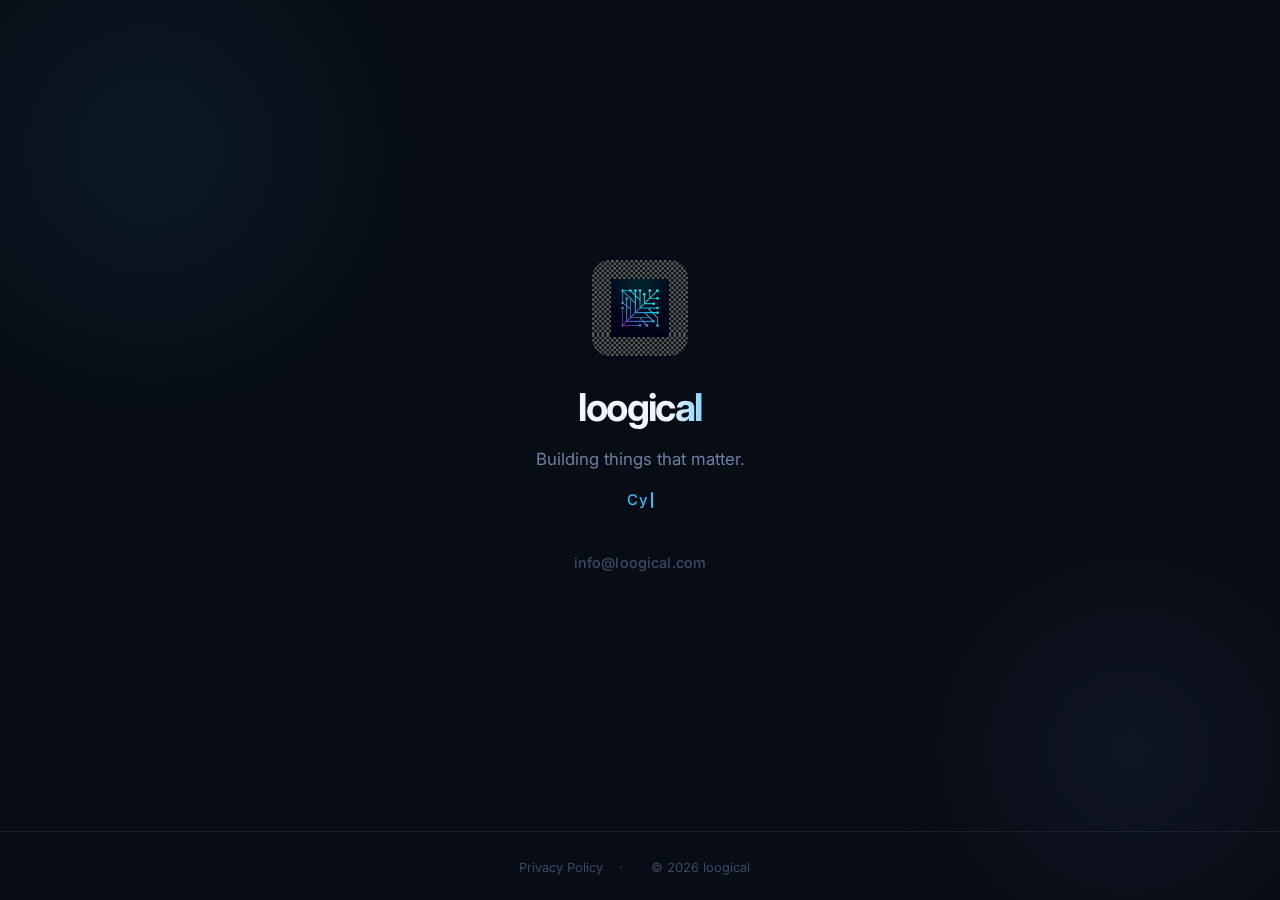
<file: index.html>
<!DOCTYPE html>
<html lang="en">

<head>
  <meta charset="UTF-8" />
  <meta name="viewport" content="width=device-width, initial-scale=1.0" />
  <title>loogical</title>
  <meta name="description" content="loogical — Building things that matter." />
  <link rel="preconnect" href="https://fonts.googleapis.com" />
  <link rel="preconnect" href="https://fonts.gstatic.com" crossorigin />
  <link href="https://fonts.googleapis.com/css2?family=Inter:wght@300;400;500;600;700&display=swap" rel="stylesheet" />
  <style>
    *,
    *::before,
    *::after {
      box-sizing: border-box;
      margin: 0;
      padding: 0;
    }

    :root {
      --bg: #080c14;
      --text-primary: #f0f4ff;
      --text-secondary: #6b7fa3;
      --text-muted: #3a4a66;
      --accent-cyan: #38bdf8;
      --accent-purple: #818cf8;
      --border: rgba(255, 255, 255, 0.07);
      --font: 'Inter', system-ui, sans-serif;
    }

    html,
    body {
      height: 100%;
    }

    body {
      background: var(--bg);
      color: var(--text-primary);
      font-family: var(--font);
      -webkit-font-smoothing: antialiased;
      display: flex;
      flex-direction: column;
      min-height: 100vh;
      overflow-x: hidden;
    }

    /* BACKGROUND */
    .bg-glow {
      position: fixed;
      inset: 0;
      pointer-events: none;
      z-index: 0;
    }

    .bg-glow::before {
      content: '';
      position: absolute;
      width: 600px;
      height: 600px;
      background: radial-gradient(circle, rgba(56, 189, 248, 0.08) 0%, transparent 70%);
      top: -150px;
      left: -150px;
    }

    .bg-glow::after {
      content: '';
      position: absolute;
      width: 500px;
      height: 500px;
      background: radial-gradient(circle, rgba(129, 140, 248, 0.07) 0%, transparent 70%);
      bottom: -100px;
      right: -100px;
    }

    /* MAIN */
    main {
      flex: 1;
      display: flex;
      flex-direction: column;
      align-items: center;
      justify-content: center;
      text-align: center;
      padding: 60px 24px;
      position: relative;
      z-index: 1;
    }

    .logo {
      width: 96px;
      height: 96px;
      object-fit: contain;
      border-radius: 18px;
      margin-bottom: 28px;
      opacity: 0.95;
    }

    /* SHIMMER BRAND NAME */
    .brand {
      font-size: 2.4rem;
      font-weight: 700;
      letter-spacing: -0.04em;
      margin-bottom: 16px;
      background: linear-gradient(90deg,
          var(--text-primary) 0%,
          var(--text-primary) 30%,
          var(--accent-cyan) 48%,
          #fff 54%,
          var(--accent-purple) 60%,
          var(--text-primary) 75%,
          var(--text-primary) 100%);
      background-size: 250% 100%;
      -webkit-background-clip: text;
      -webkit-text-fill-color: transparent;
      background-clip: text;
      animation: shimmer 4s ease-in-out infinite;
    }

    @keyframes shimmer {
      0% {
        background-position: 200% center;
      }

      100% {
        background-position: -200% center;
      }
    }

    .tagline {
      font-size: 1.05rem;
      color: var(--text-secondary);
      font-weight: 400;
      line-height: 1.6;
      max-width: 340px;
      margin-bottom: 14px;
    }

    /* TYPEWRITER */
    .typewriter-wrap {
      height: 28px;
      display: flex;
      align-items: center;
      justify-content: center;
      margin-bottom: 40px;
    }

    .typewriter {
      font-size: 0.92rem;
      font-weight: 500;
      color: var(--accent-cyan);
      letter-spacing: 0.04em;
      white-space: nowrap;
      overflow: hidden;
    }

    .cursor {
      display: inline-block;
      width: 2px;
      height: 1em;
      background: var(--accent-cyan);
      margin-left: 3px;
      vertical-align: middle;
      animation: blink 0.75s step-end infinite;
      border-radius: 1px;
    }

    @keyframes blink {

      0%,
      100% {
        opacity: 1;
      }

      50% {
        opacity: 0;
      }
    }

    /* CONTACT */
    .contact-link {
      display: inline-block;
      font-size: 0.9rem;
      color: var(--text-muted);
      text-decoration: none;
      letter-spacing: 0.01em;
      transition: color 0.2s ease;
      font-weight: 500;
    }

    .contact-link:hover {
      color: var(--accent-cyan);
    }

    /* FOOTER */
    footer {
      position: relative;
      z-index: 1;
      text-align: center;
      padding: 24px;
      border-top: 1px solid var(--border);
    }

    footer a {
      font-size: 0.8rem;
      color: var(--text-muted);
      text-decoration: none;
      transition: color 0.2s ease;
    }

    footer a:hover {
      color: var(--text-secondary);
    }

    footer span {
      color: var(--text-muted);
      font-size: 0.8rem;
      margin: 0 12px;
    }
  </style>
</head>

<body>

  <div class="bg-glow"></div>

  <main>
    <img src="logo.png" alt="loogical" class="logo" />
    <h1 class="brand">loogical</h1>
    <p class="tagline">Building things that matter.</p>
    <div class="typewriter-wrap">
      <span class="typewriter" id="tw"></span><span class="cursor"></span>
    </div>
    <a href="mailto:info@loogical.com" class="contact-link">info@loogical.com</a>
  </main>

  <footer>
    <a href="/privacy">Privacy Policy</a>
    <span>·</span>
    <span>© 2026 loogical</span>
  </footer>

  <script>
    const phrases = [
      'Cybersecurity',
      'Agentic AI',
      'Zero Trust Security',
      'Cloud & SaaS',
      'Security Automation',
      'Security Research',
      'AI Security'
    ];

    const el = document.getElementById('tw');
    let phraseIndex = 0;
    let charIndex = 0;
    let deleting = false;
    const TYPING_SPEED = 80;
    const DELETING_SPEED = 45;
    const PAUSE_AFTER_TYPE = 1800;
    const PAUSE_AFTER_DELETE = 400;

    function tick() {
      const current = phrases[phraseIndex];

      if (!deleting) {
        el.textContent = current.slice(0, charIndex + 1);
        charIndex++;
        if (charIndex === current.length) {
          deleting = true;
          setTimeout(tick, PAUSE_AFTER_TYPE);
          return;
        }
        setTimeout(tick, TYPING_SPEED);
      } else {
        el.textContent = current.slice(0, charIndex - 1);
        charIndex--;
        if (charIndex === 0) {
          deleting = false;
          phraseIndex = (phraseIndex + 1) % phrases.length;
          setTimeout(tick, PAUSE_AFTER_DELETE);
          return;
        }
        setTimeout(tick, DELETING_SPEED);
      }
    }

    setTimeout(tick, 600);
  </script>

</body>

</html>
</file>
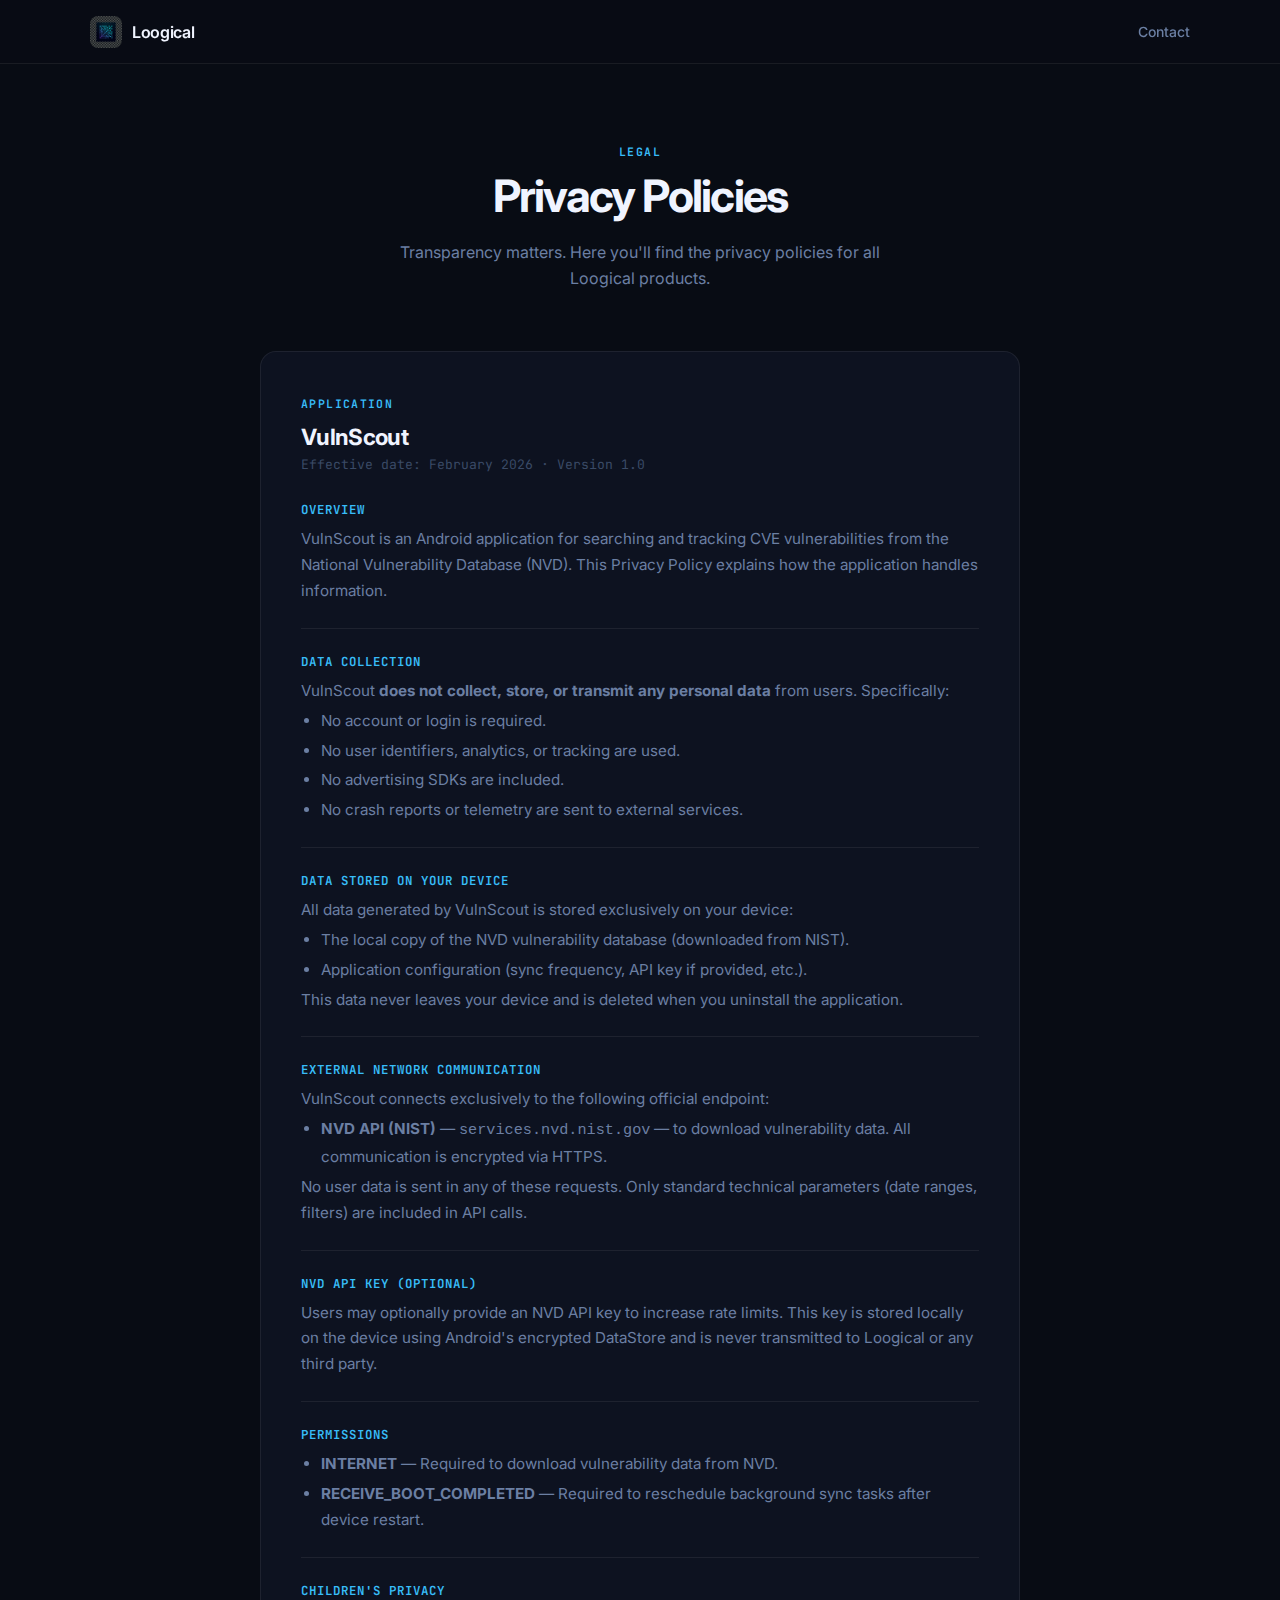
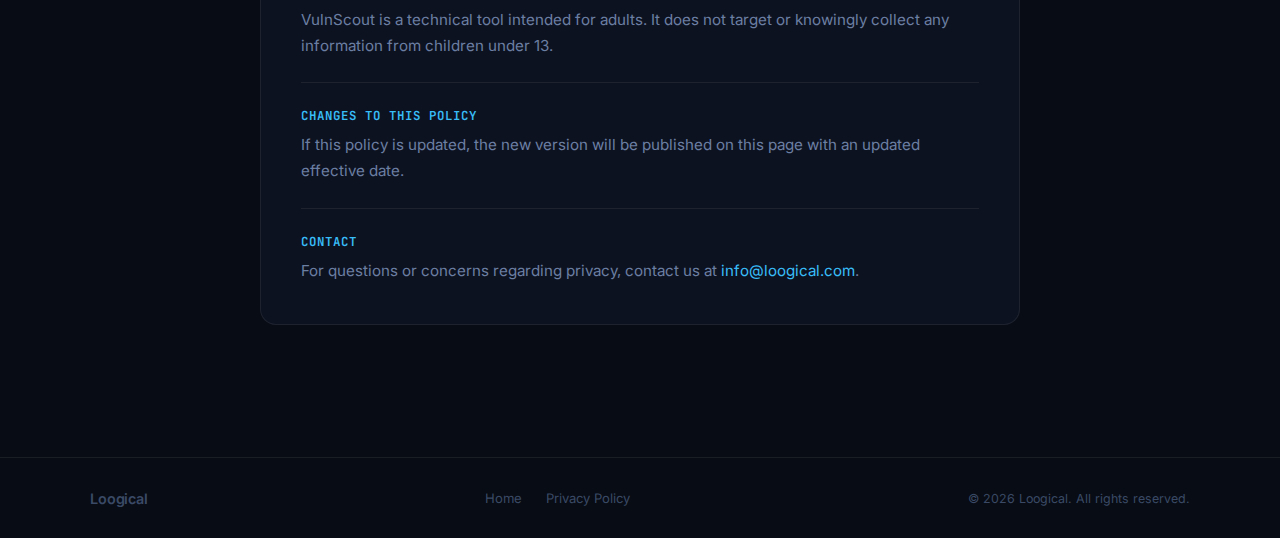
<file: privacy.html>
<!DOCTYPE html>
<html lang="en">

<head>
    <meta charset="UTF-8" />
    <meta name="viewport" content="width=device-width, initial-scale=1.0" />
    <title>Privacy Policy — Loogical</title>
    <meta name="description" content="Privacy policies for Loogical products and applications." />
    <link rel="preconnect" href="https://fonts.googleapis.com" />
    <link rel="preconnect" href="https://fonts.gstatic.com" crossorigin />
    <link
        href="https://fonts.googleapis.com/css2?family=Inter:wght@300;400;500;600;700&family=JetBrains+Mono:wght@400;500&display=swap"
        rel="stylesheet" />
    <link rel="stylesheet" href="style.css" />
    <style>
        .privacy-hero {
            padding: 140px 24px 60px;
            text-align: center;
        }

        .privacy-body {
            padding: 0 24px 100px;
        }

        .privacy-container {
            max-width: 760px;
            margin: 0 auto;
        }

        .privacy-app-card {
            background: var(--bg-card);
            border: 1px solid var(--border);
            border-radius: var(--radius);
            padding: 40px;
            margin-bottom: 32px;
        }

        .privacy-app-title {
            font-size: 1.4rem;
            font-weight: 700;
            letter-spacing: -0.03em;
            margin-bottom: 6px;
        }

        .privacy-app-meta {
            font-size: 0.82rem;
            color: var(--text-muted);
            font-family: var(--font-mono);
            margin-bottom: 28px;
        }

        .privacy-app-card h3 {
            font-size: 0.95rem;
            font-weight: 600;
            color: var(--accent-cyan);
            margin: 24px 0 8px;
            text-transform: uppercase;
            letter-spacing: 0.08em;
            font-family: var(--font-mono);
            font-size: 0.78rem;
        }

        .privacy-app-card p,
        .privacy-app-card li {
            font-size: 0.95rem;
            color: var(--text-secondary);
            line-height: 1.7;
        }

        .privacy-app-card ul {
            padding-left: 20px;
            margin-top: 4px;
        }

        .privacy-app-card li {
            margin-bottom: 4px;
        }

        .divider {
            height: 1px;
            background: var(--border);
            margin: 24px 0;
        }
    </style>
</head>

<body>

    <!-- NAV -->
    <nav class="nav">
        <div class="nav-inner">
            <a href="/" class="nav-logo">
                <img src="logo.png" alt="Loogical logo" class="nav-logo-img" />
                <span class="nav-logo-text">Loogical</span>
            </a>
            <a href="mailto:info@loogical.com" class="nav-contact">Contact</a>
        </div>
    </nav>

    <!-- HERO -->
    <div class="privacy-hero">
        <div class="section-label">Legal</div>
        <h1 class="section-title">Privacy Policies</h1>
        <p class="hero-subtitle" style="max-width:520px; margin: 0 auto;">Transparency matters. Here you'll find the
            privacy policies for all Loogical products.</p>
    </div>

    <!-- CONTENT -->
    <div class="privacy-body">
        <div class="privacy-container">

            <!-- VulnScout Privacy Policy -->
            <div class="privacy-app-card" id="vulnscout">
                <div class="section-label">Application</div>
                <div class="privacy-app-title">VulnScout</div>
                <div class="privacy-app-meta">Effective date: February 2026 · Version 1.0</div>

                <h3>Overview</h3>
                <p>VulnScout is an Android application for searching and tracking CVE vulnerabilities from the National
                    Vulnerability Database (NVD). This Privacy Policy explains how the application handles information.
                </p>

                <div class="divider"></div>

                <h3>Data Collection</h3>
                <p>VulnScout <strong>does not collect, store, or transmit any personal data</strong> from users.
                    Specifically:</p>
                <ul>
                    <li>No account or login is required.</li>
                    <li>No user identifiers, analytics, or tracking are used.</li>
                    <li>No advertising SDKs are included.</li>
                    <li>No crash reports or telemetry are sent to external services.</li>
                </ul>

                <div class="divider"></div>

                <h3>Data Stored on Your Device</h3>
                <p>All data generated by VulnScout is stored exclusively on your device:</p>
                <ul>
                    <li>The local copy of the NVD vulnerability database (downloaded from NIST).</li>
                    <li>Application configuration (sync frequency, API key if provided, etc.).</li>
                </ul>
                <p>This data never leaves your device and is deleted when you uninstall the application.</p>

                <div class="divider"></div>

                <h3>External Network Communication</h3>
                <p>VulnScout connects exclusively to the following official endpoint:</p>
                <ul>
                    <li><strong>NVD API (NIST)</strong> — <code>services.nvd.nist.gov</code> — to download vulnerability
                        data. All communication is encrypted via HTTPS.</li>
                </ul>
                <p>No user data is sent in any of these requests. Only standard technical parameters (date ranges,
                    filters) are included in API calls.</p>

                <div class="divider"></div>

                <h3>NVD API Key (Optional)</h3>
                <p>Users may optionally provide an NVD API key to increase rate limits. This key is stored locally on
                    the device using Android's encrypted DataStore and is never transmitted to Loogical or any third
                    party.</p>

                <div class="divider"></div>

                <h3>Permissions</h3>
                <ul>
                    <li><strong>INTERNET</strong> — Required to download vulnerability data from NVD.</li>
                    <li><strong>RECEIVE_BOOT_COMPLETED</strong> — Required to reschedule background sync tasks after
                        device restart.</li>
                </ul>

                <div class="divider"></div>

                <h3>Children's Privacy</h3>
                <p>VulnScout is a technical tool intended for adults. It does not target or knowingly collect any
                    information from children under 13.</p>

                <div class="divider"></div>

                <h3>Changes to This Policy</h3>
                <p>If this policy is updated, the new version will be published on this page with an updated effective
                    date.</p>

                <div class="divider"></div>

                <h3>Contact</h3>
                <p>For questions or concerns regarding privacy, contact us at <a href="mailto:info@loogical.com"
                        style="color: var(--accent-cyan);">info@loogical.com</a>.</p>
            </div>

        </div>
    </div>

    <!-- FOOTER -->
    <footer class="footer">
        <div class="footer-inner">
            <span class="footer-brand">Loogical</span>
            <div class="footer-links">
                <a href="/">Home</a>
                <a href="/privacy">Privacy Policy</a>
            </div>
            <span class="footer-copy">© 2026 Loogical. All rights reserved.</span>
        </div>
    </footer>

</body>

</html>
</file>
<file: style.css>
/* ============================================================
   LOOGICAL — Shared Stylesheet
   ============================================================ */

*, *::before, *::after {
  box-sizing: border-box;
  margin: 0;
  padding: 0;
}

/* ── Design tokens ──────────────────────────────────────────── */
:root {
  --bg:              #080c14;
  --bg-card:         #0d1220;
  --text-primary:    #f0f4ff;
  --text-secondary:  #6b7fa3;
  --text-muted:      #3a4a66;
  --accent-cyan:     #38bdf8;
  --accent-purple:   #818cf8;
  --border:          rgba(255, 255, 255, 0.07);
  --radius:          16px;
  --font:            'Inter', system-ui, sans-serif;
  --font-mono:       'JetBrains Mono', 'Fira Code', monospace;
}

/* ── Base ───────────────────────────────────────────────────── */
html, body {
  height: 100%;
}

body {
  background: var(--bg);
  color: var(--text-primary);
  font-family: var(--font);
  -webkit-font-smoothing: antialiased;
  display: flex;
  flex-direction: column;
  min-height: 100vh;
  overflow-x: hidden;
}

a {
  color: inherit;
  text-decoration: none;
  transition: color 0.2s ease;
}

/* ── Navigation ─────────────────────────────────────────────── */
.nav {
  position: fixed;
  top: 0;
  left: 0;
  right: 0;
  z-index: 100;
  padding: 0 24px;
  height: 64px;
  display: flex;
  align-items: center;
  background: rgba(8, 12, 20, 0.85);
  backdrop-filter: blur(12px);
  -webkit-backdrop-filter: blur(12px);
  border-bottom: 1px solid var(--border);
}

.nav-inner {
  width: 100%;
  max-width: 1100px;
  margin: 0 auto;
  display: flex;
  align-items: center;
  justify-content: space-between;
}

.nav-logo {
  display: flex;
  align-items: center;
  gap: 10px;
  text-decoration: none;
}

.nav-logo-img {
  width: 32px;
  height: 32px;
  border-radius: 8px;
  object-fit: contain;
}

.nav-logo-text {
  font-size: 1rem;
  font-weight: 600;
  color: var(--text-primary);
  letter-spacing: -0.02em;
}

.nav-contact {
  font-size: 0.875rem;
  color: var(--text-secondary);
  font-weight: 500;
  transition: color 0.2s ease;
}

.nav-contact:hover {
  color: var(--accent-cyan);
}

/* ── Section labels & titles ────────────────────────────────── */
.section-label {
  display: inline-block;
  font-size: 0.72rem;
  font-weight: 600;
  letter-spacing: 0.12em;
  text-transform: uppercase;
  color: var(--accent-cyan);
  font-family: var(--font-mono);
  margin-bottom: 12px;
}

.section-title {
  font-size: clamp(1.8rem, 4vw, 2.8rem);
  font-weight: 700;
  letter-spacing: -0.04em;
  line-height: 1.15;
  margin-bottom: 16px;
  color: var(--text-primary);
}

.hero-subtitle {
  font-size: 1rem;
  color: var(--text-secondary);
  line-height: 1.65;
}

/* ── Footer ─────────────────────────────────────────────────── */
.footer {
  margin-top: auto;
  border-top: 1px solid var(--border);
  padding: 32px 24px;
}

.footer-inner {
  max-width: 1100px;
  margin: 0 auto;
  display: flex;
  align-items: center;
  justify-content: space-between;
  flex-wrap: wrap;
  gap: 12px;
}

.footer-brand {
  font-size: 0.9rem;
  font-weight: 600;
  color: var(--text-muted);
  letter-spacing: -0.01em;
}

.footer-links {
  display: flex;
  gap: 24px;
}

.footer-links a {
  font-size: 0.82rem;
  color: var(--text-muted);
  transition: color 0.2s ease;
}

.footer-links a:hover {
  color: var(--text-secondary);
}

.footer-copy {
  font-size: 0.78rem;
  color: var(--text-muted);
}

/* ── Responsive ─────────────────────────────────────────────── */
@media (max-width: 600px) {
  .footer-inner {
    flex-direction: column;
    align-items: flex-start;
    gap: 8px;
  }
}
</file>
